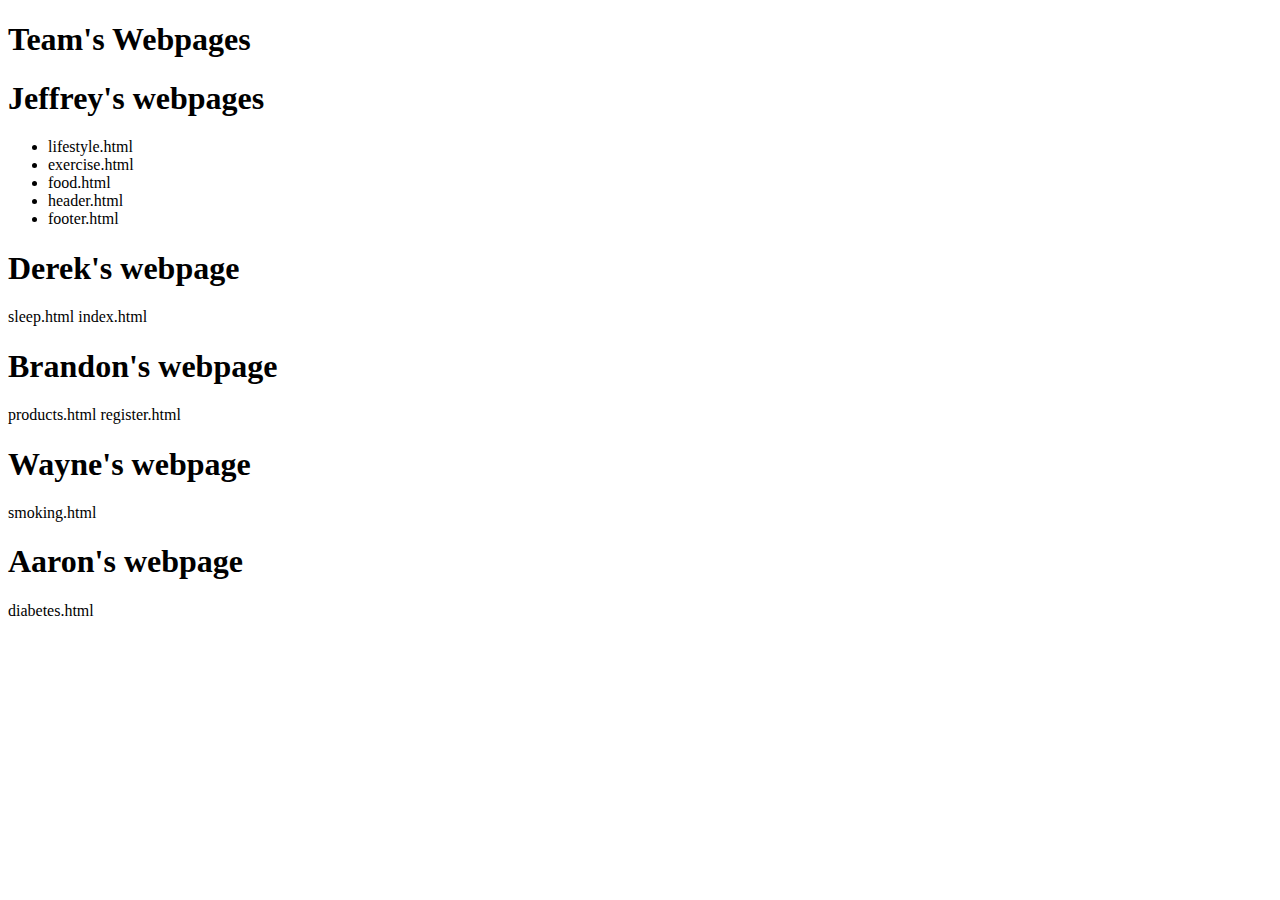
<file: credits.html>
﻿<!DOCTYPE html>

<html lang="en" xmlns="http://www.w3.org/1999/xhtml">
<head>
    <meta charset="utf-8" />
    <title>Credits</title>
    <script src="https://www.w3schools.com/lib/w3.js"></script>
</head>
<body>
    <!--sorry time constraints-->
    <div w3-include-html="header.html"></div>
    <h1>Team's Webpages</h1>

    <h1>Jeffrey's webpages</h1>
    <ul>
        <li>lifestyle.html</li>
        <li>exercise.html</li>
        <li>food.html</li>
        <li>header.html</li>
        <li>footer.html</li>
    </ul>
    <h1>Derek's webpage</h1>
    sleep.html
    index.html

    <h1>Brandon's webpage</h1>
    products.html
    register.html
    <h1>Wayne's webpage</h1>
    smoking.html

    <h1>Aaron's webpage</h1>
    diabetes.html


    <div w3-include-html="footer.html"></div>
    <script>
        w3.includeHTML();
    </script>
    <script src="js/popup-form-jeffrey.js"></script>
</body>
</html>
</file>
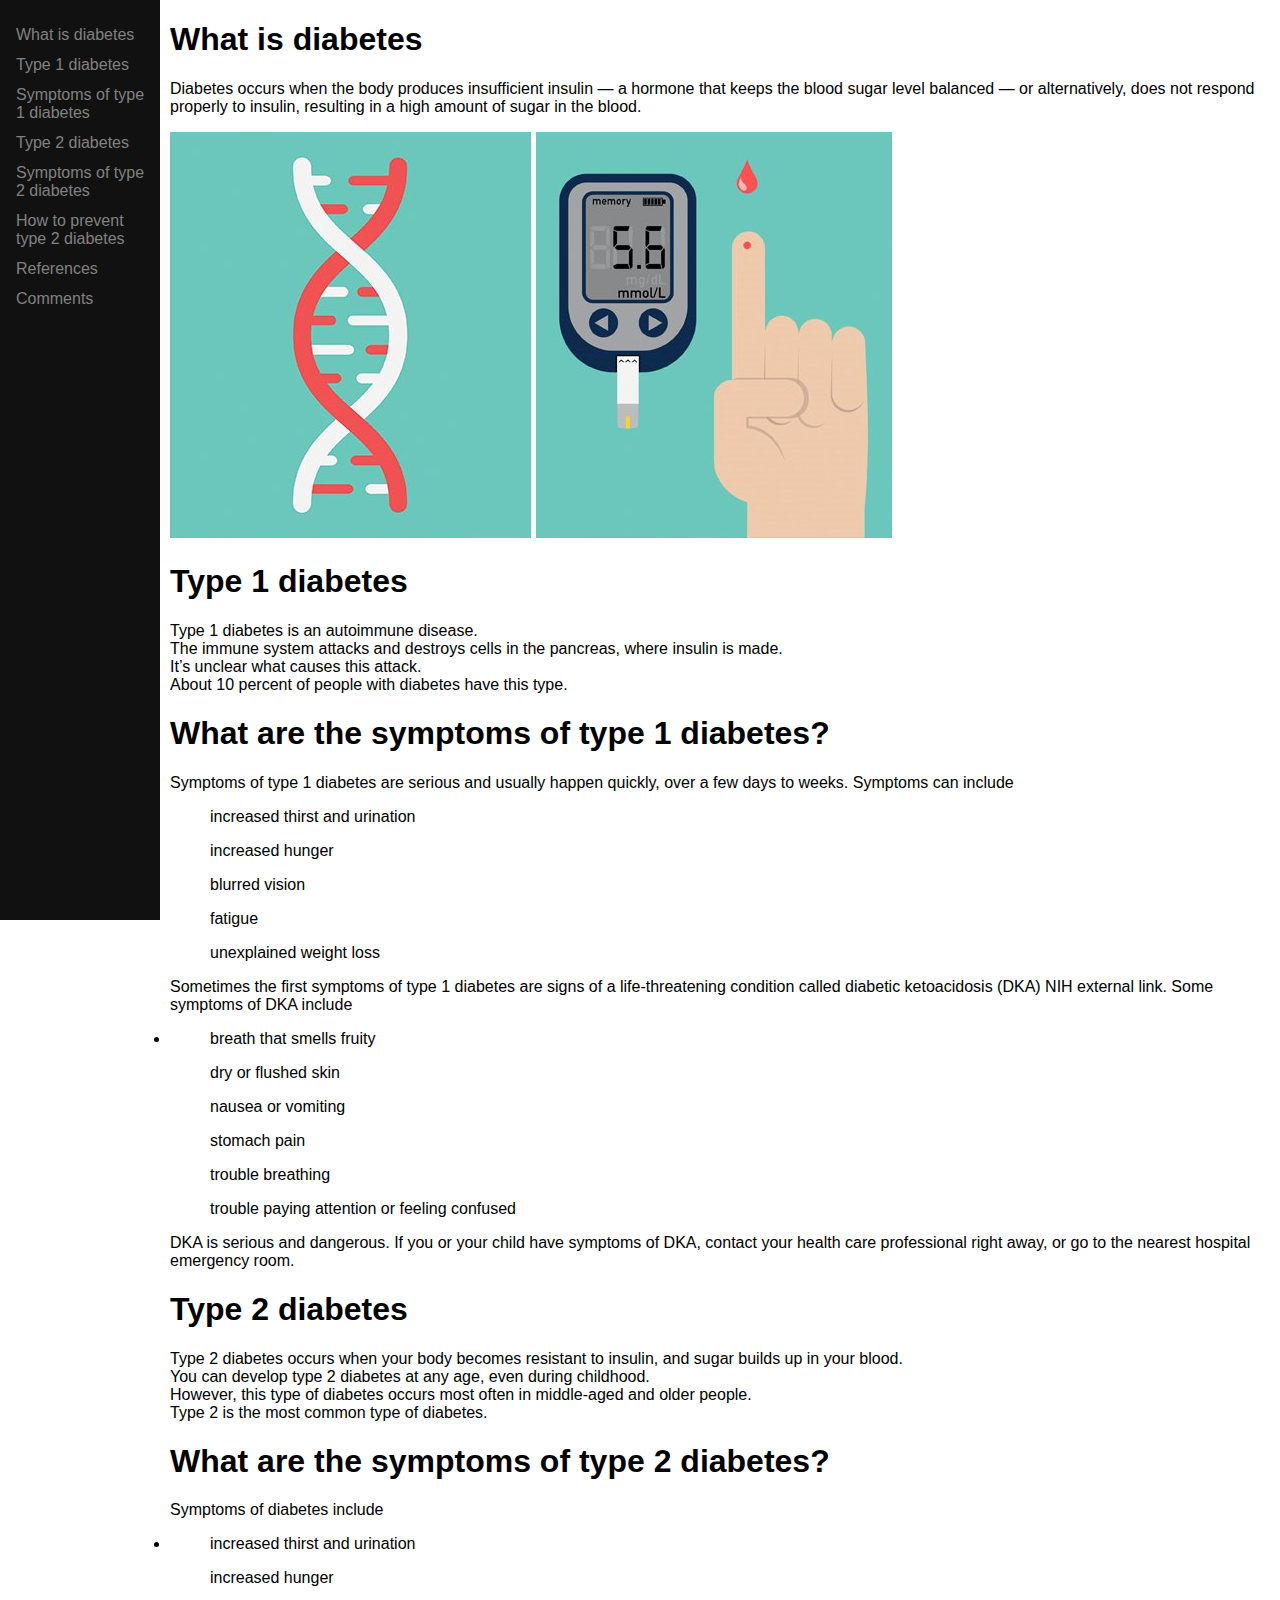
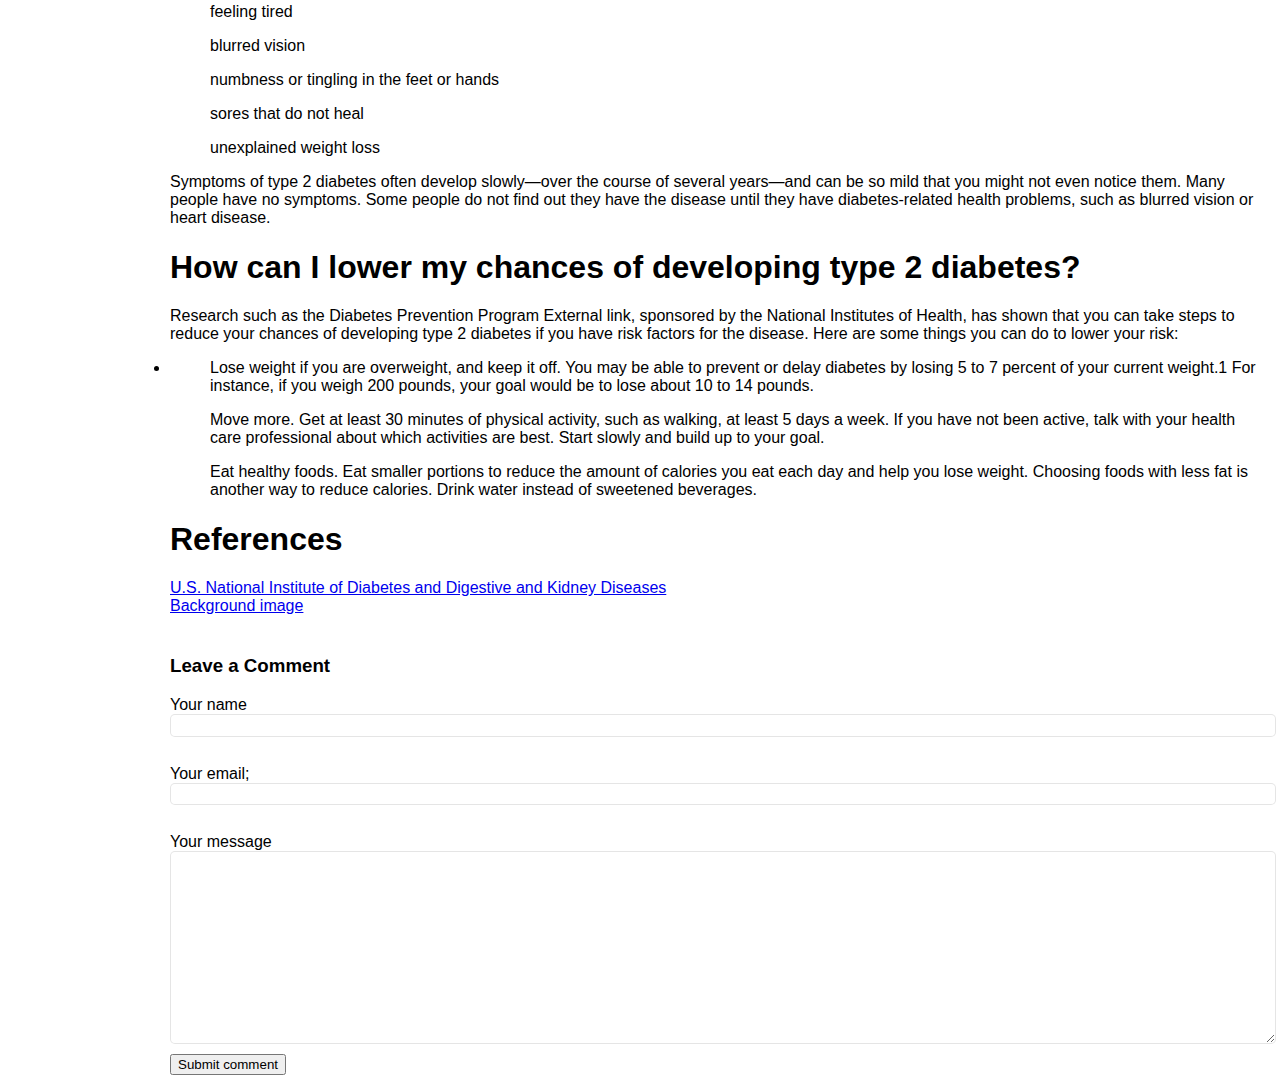
<file: Diabetes.html>
﻿<!DOCTYPE html>

<html lang="en" xmlns="http://www.w3.org/1999/xhtml">
<head>
    <meta author="Aaron Choo" />
    <meta charset="utf-8" />
    <title>Diabetes</title>
    <link rel="stylesheet" href="css/styles.css" />
    <script src="js/header.js" defer></script>
    <link rel="stylesheet" href="css/header.css" />
    <!-- To Do: Reference to the JavaScript library for including a HTML page -->
    <script src="https://www.w3schools.com/lib/w3.js"></script>
</head>
<body>
    <script src="js/comment.js"></script>
    <!-- Create a full width Bootstrap container-->
    <div class="container-fluid">
        <!-- To Do: Include the header section -->
        <div w3-include-html="header.html"></div>

        <script>
            // If user clicks anywhere outside of the modal, Modal will close

            var modal = document.getElementById('modal-wrapper');
            window.onclick = function (event) {
                if (event.target == modal) {
                    modal.style.display = "none";
                }
            }
        </script>

        <!--Side navigation-->
        <div class="sidenav">
            <a href="#what is diabetes">What is diabetes</a>
            <a href="#type 1 diabetes">Type 1 diabetes</a>
            <a href="#type 1 diabetes symptoms">Symptoms of type 1 diabetes</a>
            <a href="#type 2 diabetes">Type 2 diabetes</a>
            <a href="#type 2 diabetes symptoms">Symptoms of type 2 diabetes</a>
            <a href="#prevention of type 2 diabetes">How to prevent type 2 diabetes</a>
            <a href="#References">References</a>
            <a href="#respond">Comments</a>
        </div>

        <div class="main">
            <section id="what is diabetes">
                <h1>What is diabetes</h1>
                <p>
                    Diabetes occurs when the body produces insufficient insulin
                    — a hormone that keeps the blood sugar level balanced
                    — or alternatively, does not respond properly to insulin,
                    resulting in a high amount of sugar in the blood.
                </p>
                <img src="images/diabetes.jpg" />
            </section>

            <section id="type 1 diabetes">
                <h1>Type 1 diabetes</h1>
                <p>
                    Type 1 diabetes is an autoimmune disease.<br>
                    The immune system attacks and destroys cells in the pancreas, where insulin is made. <br>
                    It’s unclear what causes this attack. <br>
                    About 10 percent of people with diabetes have this type.<br>
                </p>
            </section>

            <section id="type 1 diabetes symptoms">
                <h1>What are the symptoms of type 1 diabetes?</h1>
                <p>
                    Symptoms of type 1 diabetes are serious and usually happen quickly, over a few days to weeks. Symptoms can include
                </p>
                <li>
                    <ul>increased thirst and urination</ul>
                    <ul>increased hunger</ul>
                    <ul>blurred vision</ul>
                    <ul>fatigue</ul>
                    <ul>unexplained weight loss</ul>
                </li>
                Sometimes the first symptoms of type 1 diabetes are signs of a life-threatening condition called diabetic ketoacidosis (DKA) NIH external link. Some symptoms of DKA include
                <li>
                    <ul>breath that smells fruity</ul>
                    <ul>dry or flushed skin</ul>
                    <ul>nausea or vomiting</ul>
                    <ul>stomach pain</ul>
                    <ul>trouble breathing</ul>
                    <ul>trouble paying attention or feeling confused</ul>
                    DKA is serious and dangerous. If you or your child have symptoms of DKA, contact your health care professional right away, or go to the nearest hospital emergency room.
                </li>
            </section>

            <section id="type 2 diabetes">
                <h1>Type 2 diabetes</h1>
                <p>
                    Type 2 diabetes occurs when your body becomes resistant to insulin, and sugar builds up in your blood.<br>
                    You can develop type 2 diabetes at any age, even during childhood.<br>
                    However, this type of diabetes occurs most often in middle-aged and older people.<br>
                    Type 2 is the most common type of diabetes.
                </p>
            </section>

            <section id="type 2 diabetes symptoms">
                <h1>What are the symptoms of type 2 diabetes?</h1>

                Symptoms of diabetes include
                <li>
                    <ul>increased thirst and urination</ul>
                    <ul>increased hunger</ul>
                    <ul>feeling tired</ul>
                    <ul>blurred vision</ul>
                    <ul>numbness or tingling in the feet or hands</ul>
                    <ul>sores that do not heal</ul>
                    <ul>unexplained weight loss</ul>
                    Symptoms of type 2 diabetes often develop slowly—over the course of several years—and can be so mild that you might not even notice them. Many people have no symptoms. Some people do not find out they have the disease until they have diabetes-related health problems, such as blurred vision or heart disease.
                </li>

            </section>

            <section id="prevention of type 2 diabetes">
                <h1>How can I lower my chances of developing type 2 diabetes?</h1>
                Research such as the Diabetes Prevention Program External link, sponsored by the National Institutes of Health, has shown that you can take steps to reduce your chances of developing type 2 diabetes if you have risk factors for the disease. Here are some things you can do to lower your risk:
                <li>
                    <ul>Lose weight if you are overweight, and keep it off. You may be able to prevent or delay diabetes by losing 5 to 7 percent of your current weight.1 For instance, if you weigh 200 pounds, your goal would be to lose about 10 to 14 pounds.</ul>
                    <ul>Move more. Get at least 30 minutes of physical activity, such as walking, at least 5 days a week. If you have not been active, talk with your health care professional about which activities are best. Start slowly and build up to your goal.</ul>
                    <ul>Eat healthy foods. Eat smaller portions to reduce the amount of calories you eat each day and help you lose weight. Choosing foods with less fat is another way to reduce calories. Drink water instead of sweetened beverages.</ul>
                </li>
            </section>

            <section id="References">
                <h1>References</h1>
                <a href="https://www.niddk.nih.gov/health-information/diabetes/overview">U.S. National Institute of Diabetes and Digestive and Kidney Diseases</a>
                <br>
                <a href="https://www.everydayhealth.com/diabetes/genetics/">Background image</a>
            </section>

            <script type="txt" src="name.js">
            </script>

            <div id="respond">

                <h3>Leave a Comment</h3>

                <form method="post" id="commentform" onclick="js/comment.js">

                    <label for="comment_author" class="required">Your name</label>
                    <input type="text" name="comment_author" id="comment_author" value="" tabindex="1" required="required">
                    <br />

                    <label for="email" class="required">Your email;</label>
                    <input type="email" name="email" id="email" value="" tabindex="2" required="required">
                    <br />

                    <label for="comment" class="required">Your message</label>
                    <textarea name="comment" id="comment" rows="10" tabindex="4" required="required"></textarea>

                    <!--comment_post_ID value hard-coded as 1-->
                    <input type="hidden" name="comment_post_ID" value="1" id="comment_post_ID" />
                    <input id="submitbutton" name="submit" type="button" value="Submit comment" onclick="test()" />

                </form>

            </div>
        </div>

        <!-- To Do: Include the footer section -->
        <div w3-include-html="footer.html"></div>
        <!-- End of Bootstrap container div -->
        <script>
            w3.includeHTML();
        </script>
    </div>

</body>
</html>
</file>
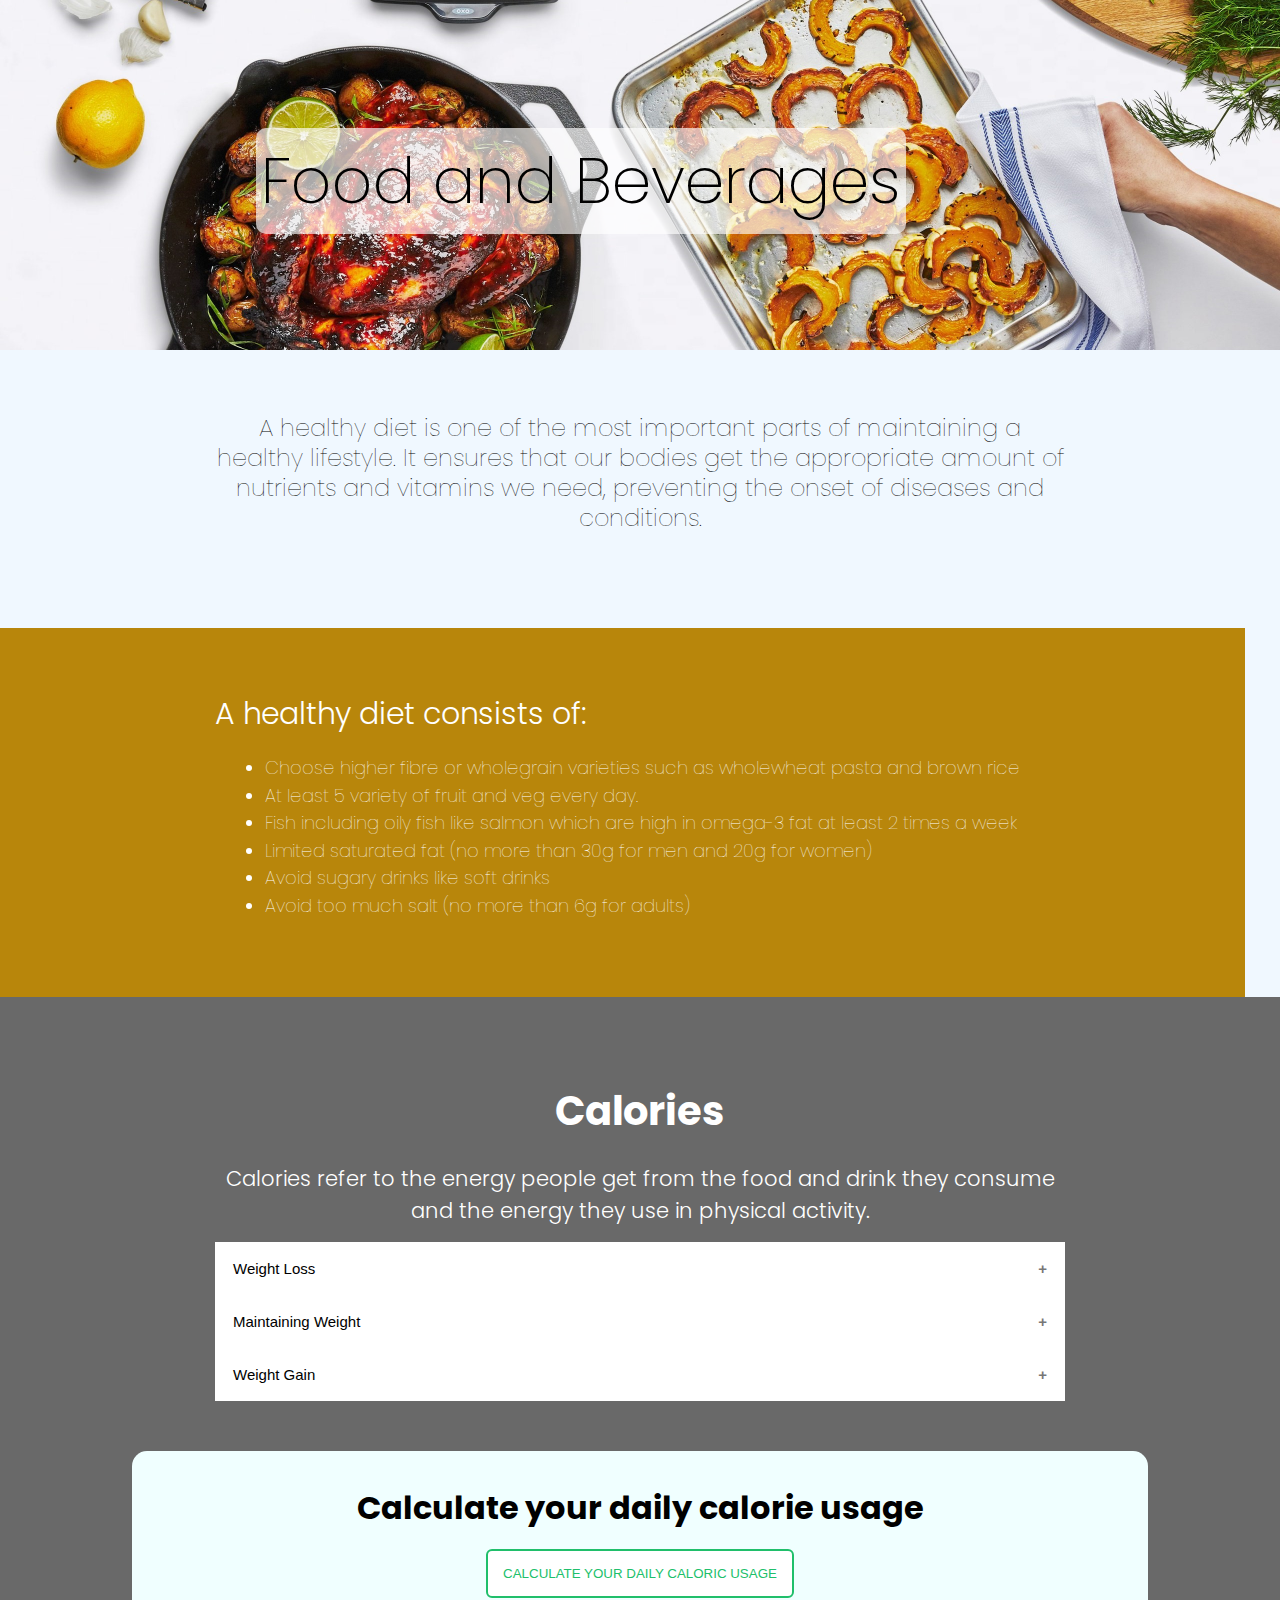
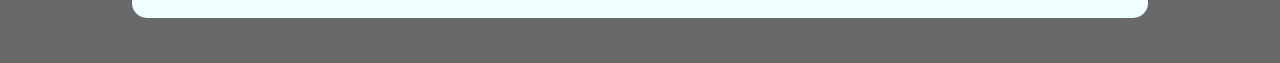
<file: food.html>
﻿<!DOCTYPE html>
<!--MADE BY JEFFREY-->
<html lang="en" xmlns="http://www.w3.org/1999/xhtml">
<head>
    <meta charset="utf-8" />
    <link rel="stylesheet" href="css/style-sheet-jeffrey.css" />
    <link href="https://fonts.googleapis.com/css?family=Poppins&display=swap" rel="stylesheet">
    <script src="https://code.jquery.com/jquery-1.12.4.min.js"></script>
    <script src="https://www.w3schools.com/lib/w3.js"></script>
    <link rel="icon" type="image/x-icon" href="images/healthyliving.jpg" />
    <title>Food & Beverage</title>
</head>
<body>
    <div w3-include-html="header.html"></div>


    <section>
        <img src="images/food1.jpg" style="height:350px;">
        <h2 id="picturetitle">Food and Beverages</h2>
    </section>

    <section class="container" style="padding-top:3em;">
        <div class="subtitle">
            <p class="one">A healthy diet is one of the most important parts of maintaining a healthy lifestyle. It ensures that our bodies get the appropriate amount of nutrients and vitamins we need, preventing the onset of diseases and conditions.</p>
        </div>
    </section>

    <section class="container2">
        <div class="subtitle">
            <div class="two">
                <h2>A healthy diet consists of:</h2>
                <ul class="content">
                    <li>
                        Choose higher fibre or wholegrain varieties such as wholewheat pasta and brown rice
                    </li>
                    <li>At least 5 variety of fruit and veg every day.</li>
                    <li>Fish including oily fish like salmon which are high in omega-3 fat at least 2 times a week</li>
                    <li>Limited saturated fat (no more than 30g for men and 20g for women)</li>
                    <li>Avoid sugary drinks like soft drinks</li>
                    <li>Avoid too much salt (no more than 6g for adults)</li>
                </ul>
            </div>
        </div>
    </section>

    <section class="container2" style="background-color:dimgrey;">
        <div class="subtitle">
            <div class="two">
                <div class="content">
                    <h1>Calories</h1>
                    <h3>
                        Calories refer to the energy people get from the food and drink they consume
                        and the energy they use in physical activity.
                    </h3>

                </div>
                <button class="accordion">Weight Loss</button>
                <div class="panel">
                    <p>In order to lose weight, you will have to consume less calories than your body use.</p>
                </div>

                <button class="accordion">Maintaining Weight</button>
                <div class="panel">
                    <p>In order to maintain your weight, you will have to consume the same amount of calories your body uses</p>
                </div>

                <button class="accordion">Weight Gain</button>
                <div class="panel">
                    <p>In order to gain weight, you will have to consume more calories than your body uses</p>
                </div>
            </div>

            <header class="box2" style="background-color:azure;">
                <h1 style="color:black">Calculate your daily calorie usage</h1>
                <button id="myBtn" class="button">Calculate your daily caloric usage</button>
                <!-- The Modal -->
                <div id="myModal" class="modal">

                    <!-- Modal content -->
                    <div class="modal-content">
                        <div class="modal-header">
                            <span class="close">&times;</span>
                            <h2>BMR (Kcal/day) Calculator</h2>
                        </div>
                        <div class="modal-body">
                            <form>
                                <label class="test">Weight: </label>
                                <input type="text" id="weight" required />
                                <br />
                                <label class="test">Height: </label>
                                <input type="text" id="height" required />
                                <br />
                                <label class="test">Age: </label>
                                <input type="number" id="age" style="width:60px;" required />
                                <br />
                                <label class="test">Size:</label>
                                <label><input type="radio" name="gender" value="male">Male</label>
                                <label><input type="radio" name="gender" value="female">Female</label>
                                <br />
                            </form>
                            <p><input type="button" class="button" value="Calculate"></p>
                            <h3 id="output" style="color:goldenrod;background-color:rgba(255,255,255,1);border-radius:10px;  "></h3>
                        </div>
                        <div class="modal-footer">
                            <h3 id="result"></h3>
                        </div>
                    </div>
                </div>
            </header>
        </div>
    </section>
    <div w3-include-html="footer.html"></div>
    <script>
        w3.includeHTML();
    </script>
    <script src="js/header.js"></script>
    <script src="js/popup-form-jeffrey.js"></script>
    <script src="js/accordion-jeffrey.js"></script>
    <script src="js/form-jeffrey.js"></script>
</body>
</html>
</file>
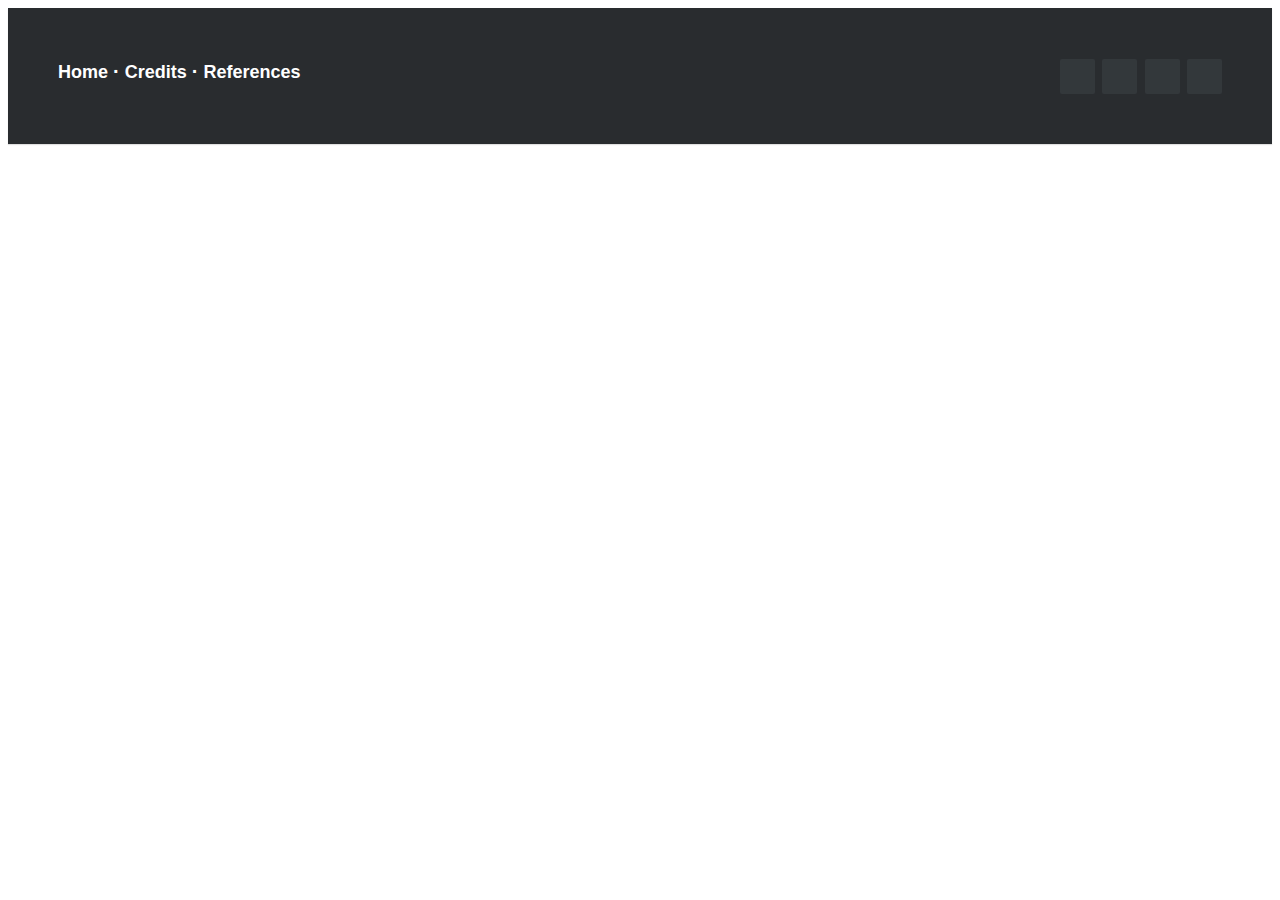
<file: footer.html>
﻿<!DOCTYPE html>

<html lang="en" xmlns="http://www.w3.org/1999/xhtml">
<head>
    <meta charset="utf-8" />
    <link rel="stylesheet" href="css/footer.css" />
    <title></title>
</head>
<body>
    <footer class="footer-distributed">

        <div class="footer-right">

            <a href="#"><i class="fa fa-facebook"></i></a>
            <a href="#"><i class="fa fa-twitter"></i></a>
            <a href="#"><i class="fa fa-linkedin"></i></a>
            <a href="#"><i class="fa fa-github"></i></a>

        </div>

        <div class="footer-left">

            <p class="footer-links">
                <a class="link-1" href="index.html">Home</a>

                <a href="credits.html">Credits</a>

                <a href="references.html">References</a>

            </p>
        </div>

    </footer>
</body>
</html>
</file>
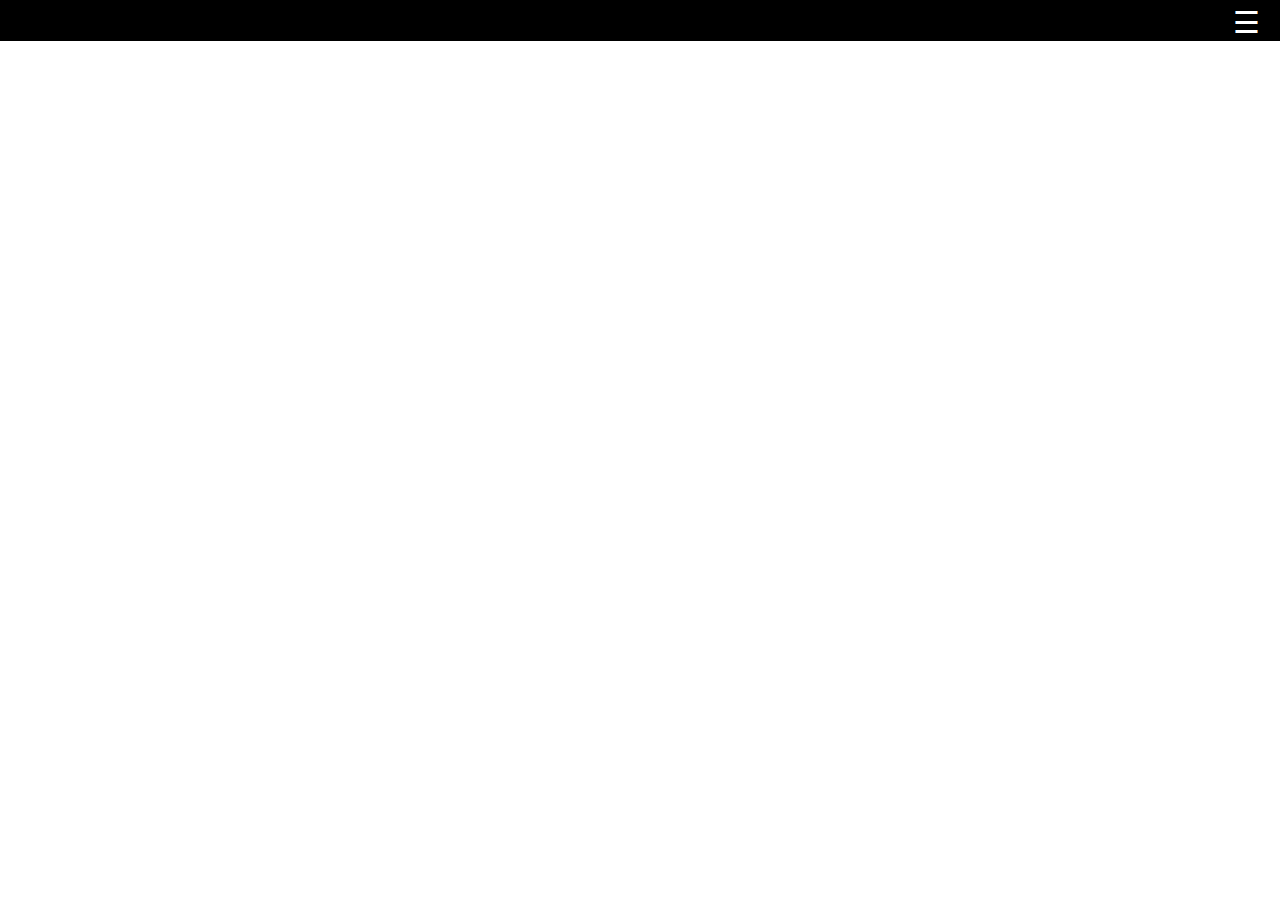
<file: header.html>
﻿<!DOCTYPE html>
<head>
    <link rel="stylesheet" href="css/header.css" />
    <meta name="viewport" content="width=device-width, initial-scale=1">
</head>
<section>
    <div id="myNav" class="overlay">
        <a href="javascript:void(0)" class="closebtn" onclick="closeNav()">&times;</a>
        <div class="overlay-content">
            <a class="link-1" href="index.html">Home</a>

            <a href="lifestyle.html">Lifestyle</a>

            <a href="food.html">Food and Beverages</a>

            <a href="exercise.html">Physical activities</a>

            <a href="sleep.html">Sleep</a>

            <a href="diabetes.html">Diabetes</a>

            <a href="smoking.html">Smoking</a>

            <a href="products.html">Products</a>

        </div>
    </div>
    <header class="contain">
        <div style="outline:1px solid black;" class="row" onclick="openNav()">&#9776;</div>
    </header>
    <script src="js/header.js"></script>
</section>
</file>
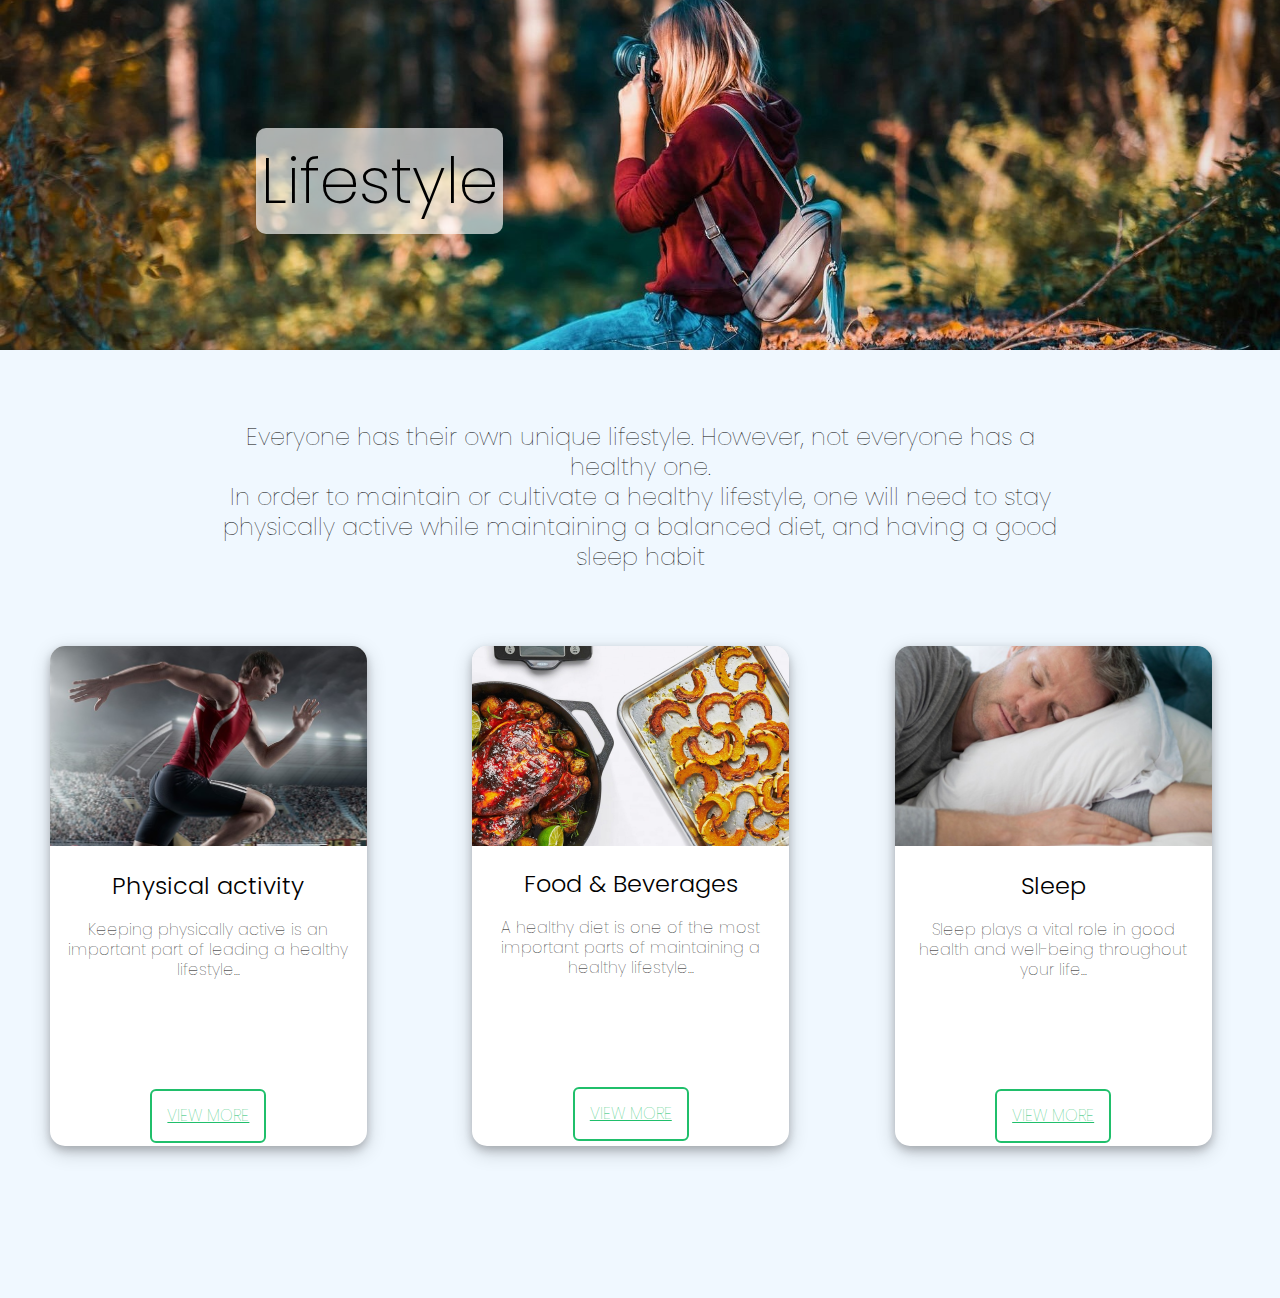
<file: lifestyle.html>
﻿<!DOCTYPE html>
<!---MADE BY JEFFREY-->
<html lang="en" xmlns="http://www.w3.org/1999/xhtml">
<head>
    <meta charset="utf-8" />
    <title>Lifestyle</title>
    <link rel="stylesheet" href="css/style-sheet-jeffrey.css" />
    <link href="https://fonts.googleapis.com/css?family=Poppins&display=swap" rel="stylesheet">
    <script src="https://www.w3schools.com/lib/w3.js"></script>
    <link rel="icon" type="image/x-icon" href="images/healthyliving.jpg" />
    <title>Lifestyle</title>
</head>
<body>
    <div w3-include-html="header.html"></div>


    <section style="height:350px;">
        <img src="images/image3.jpeg" style="width:100%">
        <h2 id="picturetitle">Lifestyle</h2>
    </section>

    <section class="container" style="padding-top:3em;padding-bottom:2em">
        <div class="content">

            <div class="one" style="text-align:center;">
                <p>Everyone has their own unique lifestyle. However, not everyone has a healthy one.<br />
                In order to maintain or cultivate a healthy lifestyle, one will need to stay
                physically active while maintaining a balanced diet, and having a good sleep habit</p>
            </div>
        </div>

        <div class="container-33">
            <article class="grid-container">
                <div style="height:200px;">
                    <a href="exercise.html"><img src="images/running(1).jpg" alt="" class="image1" /></a>
                </div>
                <div class="subtitle">
                    <h2>Physical activity</h2>
                    <p>
                        Keeping physically active is an important part of leading a healthy lifestyle...
                    </p>
                </div>
                <header class="box">
                    <div class="button_cont" align="center"><a class="button" href="exercise.html" target="" rel="nofollow noopener">View more</a></div>
                </header>
            </article>
        </div>

        <div class="container-33">
            <article class="grid-container">
                <div style="height:200px;">
                    <a href="food.html"><img src="images/food1.jpg" alt="" class="image1" /></a>
                </div>
                <div class="subtitle">
                    <h2>Food & Beverages</h2>
                    <p>
                        A healthy diet is one of the most important parts of maintaining a healthy lifestyle...
                    </p>
                </div>
                    <div class="button_cont" align="center"><a class="button" href="food.html" target="" rel="nofollow noopener">View more</a></div>

            </article>
        </div>

        <div class="container-33">
            <article class="grid-container">
                <div style="height:200px;">
                    <a href="sleep.html"><img src="images/sleeping.jpg" alt="" class="image1" /></a>
                </div>
                <div class="subtitle">
                    <h2>Sleep</h2>
                    <p>
                        Sleep plays a vital role in good health and well-being throughout your life...
                    </p>
                </div>
                <header class="box">
                    <div class="button_cont" align="center"><a class="button" href="sleep.html" target="" rel="nofollow noopener">View more</a></div>
                </header>
            </article>
        </div>
    </section>
    <section class="container">
        <br />
        <br />
        <br />
        <br />
        <br />
        <br />
    </section>
    <script>
        w3.includeHTML();
    </script>
    <div w3-include-html="footer.html"></div>
    <script src="js/header.js"></script>
</body>
</html>
</file>
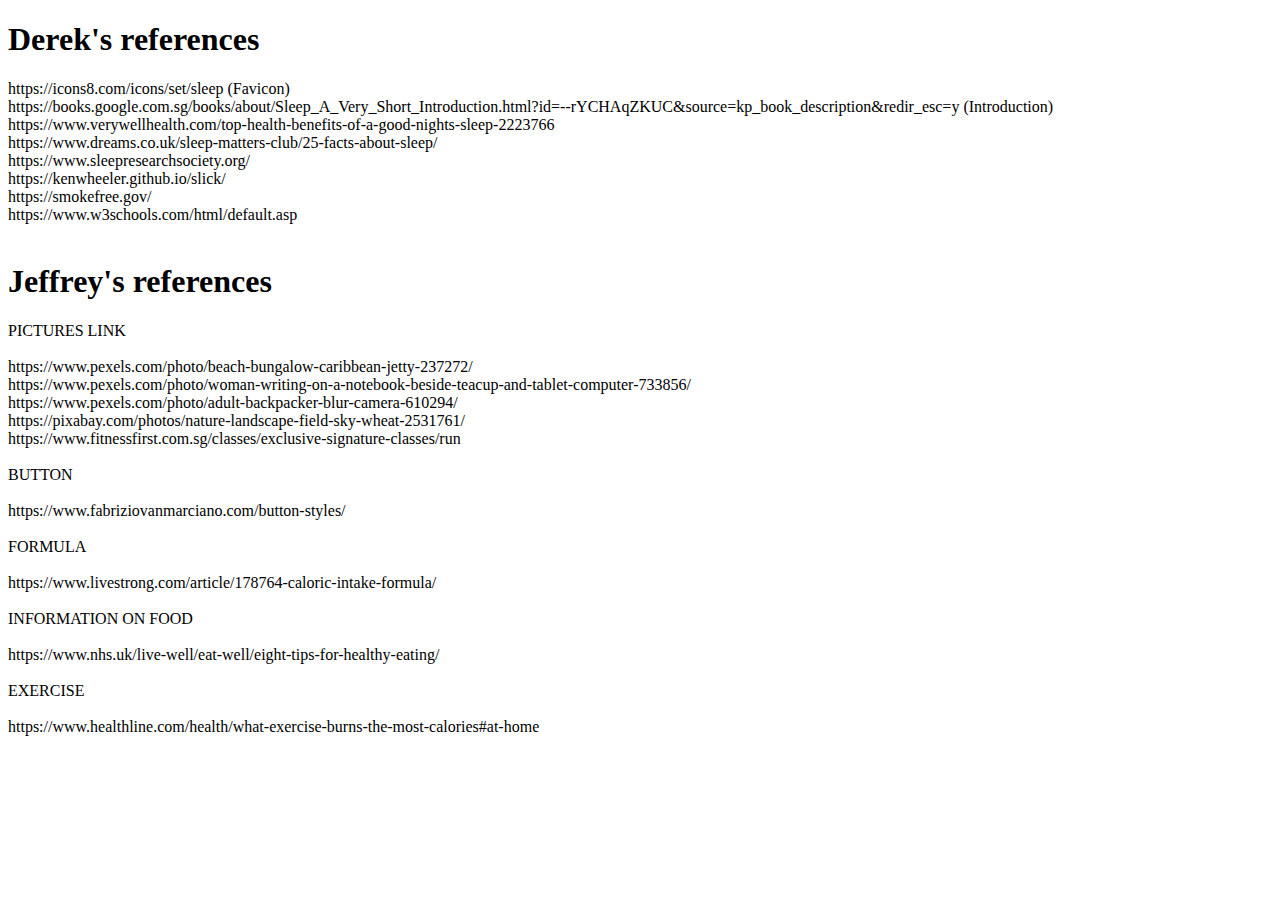
<file: references.html>
﻿<!DOCTYPE html>

<html lang="en" xmlns="http://www.w3.org/1999/xhtml">
<head>
    <meta charset="utf-8" />
    <title>References</title>
    <script src="https://www.w3schools.com/lib/w3.js"></script>
</head>
<body>
    <div w3-include-html="header.html"></div>
    <h1>Derek's references</h1>
    https://icons8.com/icons/set/sleep  (Favicon)<br />
    https://books.google.com.sg/books/about/Sleep_A_Very_Short_Introduction.html?id=--rYCHAqZKUC&source=kp_book_description&redir_esc=y
    (Introduction)<br />

    https://www.verywellhealth.com/top-health-benefits-of-a-good-nights-sleep-2223766 <br />
    https://www.dreams.co.uk/sleep-matters-club/25-facts-about-sleep/ <br />
    https://www.sleepresearchsociety.org/ <br />
    https://kenwheeler.github.io/slick/ <br />
    https://smokefree.gov/ <br />
    https://www.w3schools.com/html/default.asp <br />
    <br />

    <h1>Jeffrey's references</h1>
    PICTURES LINK<br /><br />
    https://www.pexels.com/photo/beach-bungalow-caribbean-jetty-237272/ <br />
    https://www.pexels.com/photo/woman-writing-on-a-notebook-beside-teacup-and-tablet-computer-733856/ <br />
    https://www.pexels.com/photo/adult-backpacker-blur-camera-610294/ <br />

    https://pixabay.com/photos/nature-landscape-field-sky-wheat-2531761/ <br />
    https://www.fitnessfirst.com.sg/classes/exclusive-signature-classes/run <br /><br />


    BUTTON <br /><br />
    https://www.fabriziovanmarciano.com/button-styles/ <br /><br />

    FORMULA<br /><br />
    https://www.livestrong.com/article/178764-caloric-intake-formula/ <br /><br />

    INFORMATION ON FOOD <br /><br />
    https://www.nhs.uk/live-well/eat-well/eight-tips-for-healthy-eating/ <br /><br />

    EXERCISE<br /><br />
    https://www.healthline.com/health/what-exercise-burns-the-most-calories#at-home <br /><br />
    <div w3-include-html="footer.html"></div>
    <script>
        w3.includeHTML();
    </script>
    <script src="js/popup-form-jeffrey.js"></script>
</body>
</html>
</file>
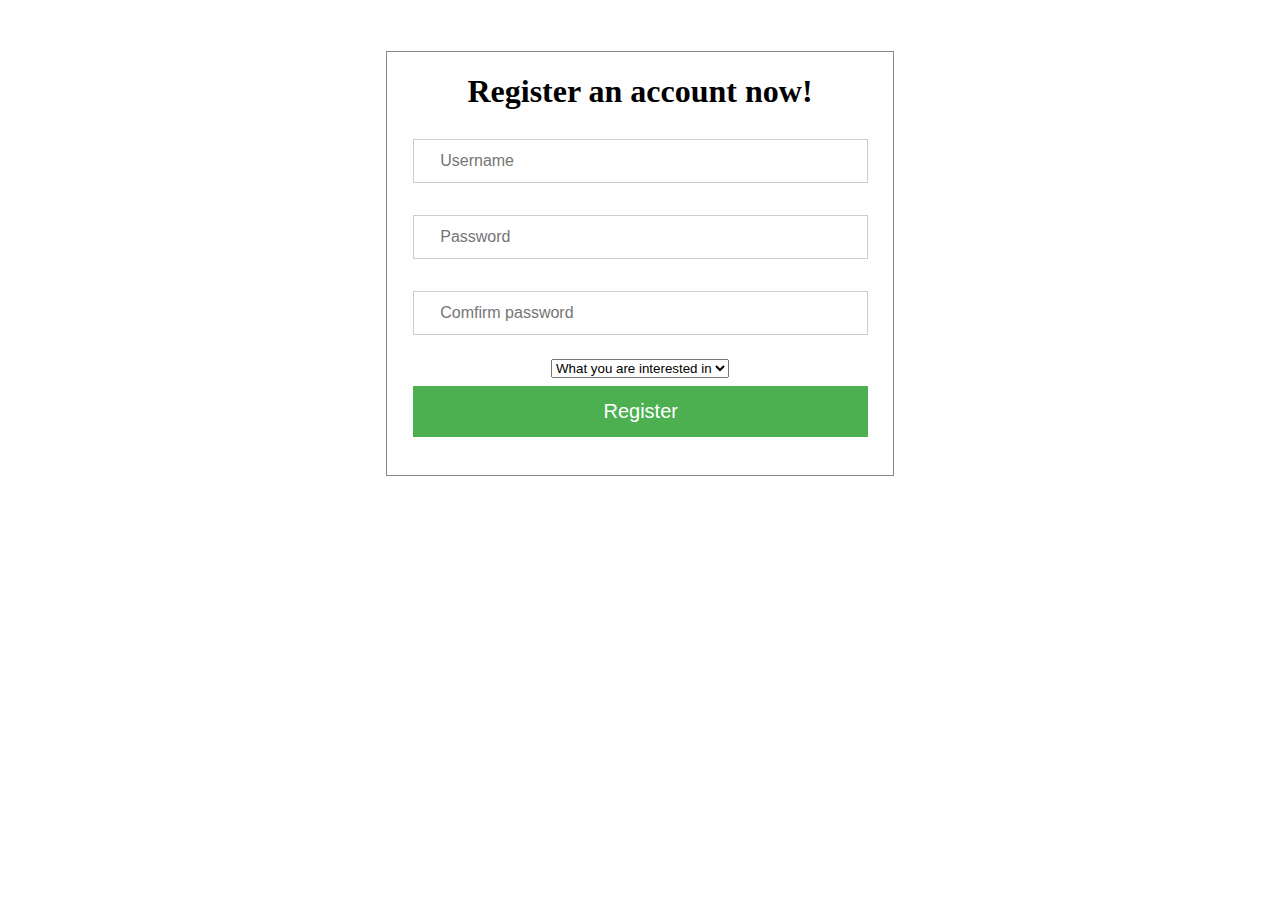
<file: register.html>
﻿<!DOCTYPE html>

<html lang="en" xmlns="http://www.w3.org/1999/xhtml">
<head>
    <meta charset="utf-8" />
    <title></title>
    <link rel="stylesheet" type="text/css" href="css/index.css">
</head>
<body>
    <form class="modal-content animate" id="register">
        <h1>
            <center>Register an account now!</center>
        </h1>
        <p>

            <input type="text" name="username" id="username" autocomplete="off" placeholder="Username" />

        </p>
        <p>

            <input type="text" name="password" id="password" autocomplete="off" placeholder="Password" />

        </p>
        <p>

            <input type="text" name="cpassword" id="cpassword" autocomplete="off" placeholder="Comfirm password" />

        </p>
        <center>
            <div class="inputselect">
                <select class="custom-select">
                    <option>What you are interested in</option>
                    <option>Exercise</option>
                    <option>Diet</option>
                    <option>Illness</option>
                    <option>Health</option>

                </select>
            </div>
        </center>

        <button type="button" onclick="register()" value="Register" id="email">Register</button>
    </form>





    <script src="js/index.js">

    </script>
</body>
</html>
</file>
<file: css/styles.css>
/* The sidebar menu */
.sidenav {
    height: 100%; /* Full-height: remove this if you want "auto" height */
    width: 160px; /* Set the width of the sidebar */
    position: fixed; /* Fixed Sidebar (stay in place on scroll) */
    z-index: 1; /* Stay on top */
    top: 0; /* Stay at the top */
    left: 0;
    background-color: #111; /* Black */
    overflow-x: hidden; /* Disable horizontal scroll */
    padding-top: 20px;
}

    /* The navigation menu links */
    .sidenav a {
        padding: 6px 8px 6px 16px;
        text-decoration: none;
        font-size: 16px;
        color: #818181;
        display: block;
    }

        /* When you mouse over the navigation links, change their color */
        .sidenav a:hover {
            color: #f1f1f1;
        }

/* Style page content */
.main {
    margin-left: 160px; /* Same as the width of the sidebar */
    padding: 0px 10px;
}

/* On smaller screens, where height is less than 450px, change the style of the sidebar (less padding and a smaller font size) */
@media screen and (max-height: 450px) {
    .sidenav {
        padding-top: 15px;
    }

        .sidenav a {
            font-size: 10px;
        }
}


#respond {
    margin-top: 40px;
}

    #respond input[type='text'],
    #respond input[type='email'],
    #respond textarea {
        margin-bottom: 10px;
        display: block;
        width: 100%;
        border: 1px solid rgba(0, 0, 0, 0.1);
        -webkit-border-radius: 5px;
        -moz-border-radius: 5px;
        -o-border-radius: 5px;
        -ms-border-radius: 5px;
        -khtml-border-radius: 5px;
        border-radius: 5px;
        line-height: 1.4em;
    }
</file>
<file: css/header.css>
﻿body {
    font-family: 'Poppins', sans-serif;
}

.overlay {
    height: 0%;
    width: 100%;
    position: fixed;
    z-index: 1;
    top: 0;
    left: 0;
    background-color: rgb(0,0,0);
    background-color: rgba(0,0,0, 0.7);
    overflow-y: hidden;
    transition: 0.5s;
}

.overlay-content {
    position: relative;
    top: 10%;
    width: 100%;
    text-align: center;
    margin-top: 30px;
}

.overlay a {
    padding: 8px;
    text-decoration: none;
    font-size: 36px;
    color: #818181;
    display: block;
    transition: 0.3s;
}

    .overlay a:hover, .overlay a:focus {
        color:white;
    }
/*#818181*/
.overlay .closebtn {
    position: absolute;
    top: 20px;
    right: 45px;
    font-size: 60px;
}

@media screen and (max-height: 450px) {
    .overlay {
        overflow-y: auto;
    }

        .overlay a {
            font-size: 20px
        }

        .overlay .closebtn {
            font-size: 40px;
            top: 15px;
            right: 35px;
        }
}

.row {
    font-size: 30px;
    cursor: pointer;
    outline: auto;
    color: white;
    text-align: right;
    padding: 5px 20px 0px 0px;
}

.contain{
    background-color:black;
}

html, body {
    margin: 0;
    padding: 0;
}
</file>
<file: css/style-sheet-jeffrey.css>
﻿html, body {
    font-family: "Poppins", sans-serif;
    font-weight: 100;
    margin: 0;
    padding: 0;
    background-color: aliceblue;
}

body {
    line-height: 1.25;
}

link {
    border-radius: 50%;
}

#picturetitle {
    position: absolute;
    margin-top: 10%;
    margin-left: 20%;
    color: black;
    font-size: 400%;
    font-weight: 200;
    border-radius: 10px;
    background-color: rgba(255, 255,255, 0.65);
    padding: 5px;
}

.button {
    color: #20bf6b !important;
    text-transform: uppercase;
    background: #ffffff;
    padding: 15px;
    border: 2px solid #20bf6b !important;
    border-radius: 6px;
    display: inline-block;
    transition: all 0.3s ease 0s;
}

    .button:hover {
        color: #494949 !important;
        border-radius: 50px;
        border-color: #494949 !important;
        transition: all 0.3s ease 0s;
    }


.accordion {
    background-color: white;
    color: black;
    cursor: pointer;
    padding: 18px;
    width: 100%;
    border: none;
    text-align: left;
    outline: none;
    font-size: 15px;
    transition: 0.4s;
}

    .active, .accordion:hover {
        background-color: #ccc;
    }

    .accordion:after {
        content: '\002B';
        color: #777;
        font-weight: bold;
        float: right;
        margin-left: 5px;
    }

.active:after {
    content: "\2212";
}

.panel {
    padding: 0 18px;
    background-color: black;
    max-height: 0;
    overflow: hidden;
    transition: max-height 0.2s ease-out;
}

h2, h3 {
    font-weight: 300;
    line-height: 1.5;
    margin: 0 0 1rem 0;
}

img {
    display: inline-block;
    float: left;
    width: 100%;
    height: 100%;
    object-fit: cover;
    position: center;
}

.image1 {
    border-top-left-radius: 15px;
    border-top-right-radius: 15px;
}


.item1 {
    grid-area: header;
}

.item2 {
    grid-area: menu;
}

.item3 {
    grid-area: main;
}

.grid-container {
    display: grid;
    grid-template-areas: 'header' 'menu' 'main';
    float: left;
    width: 75%;
    height: 500px;
    margin-left: 50px;
    background-color: white;
    border-radius: 15px;
    box-shadow: 0 4px 8px 0 rgba(0, 0, 0, 0.2), 0 6px 20px 0 rgba(0, 0, 0, 0.19);
    transition: transform .2s;
}

    .grid-container:hover {
        -ms-transform: scale(1.15); /* IE 9 */
        -webkit-transform: scale(1.15); /* Safari 3-8 */
        transform: scale(1.15);
    }

.subtitle {
    text-align: center;
    width: auto;
    height: 200px;
    margin: 5px 5px 5px 5px;
    display: inline-block;
    padding: 10px;
}

.subtext {
    font-size: large;
}

.box {
    text-align: left;
    height: 50px;
    display: inline-block;
}

.box2 {
    text-align: center;
    padding: 100px 225px 20px 225px;
    display: inline-block;
    padding-top: 15px;
    background-color: lightgoldenrodyellow;
    border-radius: 15px;
}

.box3 {
    text-align: center;
    padding: 100px 225px 20px 225px;
    display: inline-block;
    padding-top: 15px;
    background-color: lightgoldenrodyellow;
    border-radius: 15px;
}

.content {
    text-align: left;
    width: auto;
    max-height: inherit;
    margin: 0px 5px 0px 5px;
    display: inline-block;
}

    .content > h1 {
        font-size: 40px;
        text-align: center;
    }

    .content > h3 {
        text-align: center;
    }

.one {
    margin: 0px 200px 50px 200px;
    font-size: x-large;
    display: inline-block;
}

.two {
    margin: 0px 200px 50px 200px;
    font-size: large;
    display: inline-block;
    width: auto;
    text-align: left;
}

    .two > h2 {
        font-size: 30px;
    }


.three {
    margin: 0px 200px 50px 200px;
    font-size: large;
    display: inline-block;
    width: auto;
    text-align: left;
}

    .three > h2 {
        font-size: 30px;
    }


.container {
    margin-left: auto;
    margin-right: auto;
    display: inline-block;
}

.container-33 {
    margin-left: auto;
    margin-right: auto;
    width: 33%;
    float: left;
    display: inline-block;
}

.container-100 {
    margin-left: auto;
    margin-right: auto;
    width: 100%;
    display: inline-block;
}

.headercontainer {
    width: 100%;
    display: inline-block;
    text-align: right;
    background-color: black;
}

.container2 {
    margin-left: auto;
    margin-right: auto;
    display: inline-block;
    background-color: darkgoldenrod;
    color: white;
    padding-top: 3em;
    padding-bottom: 5em;
}

li {
    margin: 5px;
}



.modal {
    display: none; /* Hidden by default */
    position: fixed; /* Stay in place */
    z-index: 1; /* Sit on top */
    padding-top: 100px; /* Location of the box */
    left: 0;
    top: 0;
    width: 60%; /* Full width */
    height: 100%; /* Full height */
    overflow: auto; /* Enable scroll if needed */
    background-color: rgb(0,0,0); /* Fallback color */
    background-color: rgba(0,0,0,0.4); /* Black w/ opacity */
    border-radius: 5px;
    padding-left: 20%;
    padding-right: 20%;
}
/* Modal Content */
.modal-content {
    position: relative;
    background-color: rgba(255,255,255,0.4);
    margin: auto;
    padding: 0;
    border: 1px solid #888;
    width: 60%;
    box-shadow: 0 4px 8px 0 rgba(0,0,0,0.2),0 6px 20px 0 rgba(0,0,0,0.19);
    -webkit-animation-name: animatetop;
    -webkit-animation-duration: 0.4s;
    animation-name: animatetop;
    animation-duration: 0.3s;
    border-radius: 15px;
}

/* Add Animation */
@-webkit-keyframes animatetop {
    from {
        top: -300px;
        opacity: 0
    }

    to {
        top: 0;
        opacity: 1
    }
}

@keyframes animatetop {
    from {
        top: -300px;
        opacity: 0
    }

    to {
        top: 0;
        opacity: 1
    }
}

/* The Close Button */
.close {
    color: white;
    float: right;
    font-size: 28px;
    font-weight: bold;
}

    .close:hover,
    .close:focus {
        color: #000;
        text-decoration: none;
        cursor: pointer;
    }

.modal-header {
    padding: 2px 16px;
    background-color: black;
    color: white;
    border-top-left-radius: inherit;
    border-top-right-radius: inherit;
    opacity: 0.8;
}

.modal-body {
    padding-left: 0px;
    padding: 40px;
    background-color: rgba(255,255,255,0.8)
}

.modal-footer {
    height: 50px;
    border-bottom-left-radius: inherit;
    border-bottom-right-radius: inherit;
    padding: 2px 16px;
    background-color: black;
    color: black;
    opacity: 0.8;
}

form {
    width: auto;
    color: black;
    display: inline-block;
    text-align: left;
    height: auto;
}

    form > label {
        display: inline-block;
        width: 80px;
        margin-top: 10px;
    }

table {
    margin-left: auto;
    margin-right: auto;
    width: inherit;
}

table, th, td {
    border-collapse: collapse;
    font-size: 24px;
    text-align: center;
}

.align-center {
    margin-left: 20%;
    margin-right: 20%;
    width: 60%;
    padding: 20px;
}

.bigtext {
    font-size: 300%;
    text-align: center;
}

table {
    font-family: arial, sans-serif;
    border-collapse: collapse;
    outline: auto;
}

td, th {
    border: 1px solid #dddddd;
    text-align: left;
    padding: 8px;
}

tr:nth-child(even) {
    background-color: #dddddd;
}
</file>
<file: css/footer.css>
﻿.footer-distributed {
    background-color: #292c2f;
    box-shadow: 0 1px 1px 0 rgba(0, 0, 0, 0.12);
    box-sizing: border-box;
    width: 100%;
    text-align: left;
    font: normal 16px sans-serif;
    padding: 45px 50px;
}

    .footer-distributed .footer-left p {
        color: #8f9296;
        font-size: 14px;
        margin: 0;
    }
    /* Footer links */

    .footer-distributed p.footer-links {
        font-size: 18px;
        font-weight: bold;
        color: #ffffff;
        margin: 0 0 10px;
        padding: 0;
        transition: ease .25s;
    }

        .footer-distributed p.footer-links a {
            display: inline-block;
            line-height: 1.8;
            text-decoration: none;
            color: inherit;
            transition: ease .25s;
        }

    .footer-distributed .footer-links a:before {
        content: "·";
        font-size: 20px;
        left: 0;
        color: #fff;
        display: inline-block;
        padding-right: 5px;
    }

    .footer-distributed .footer-links .link-1:before {
        content: none;
    }

    .footer-distributed .footer-right {
        float: right;
        margin-top: 6px;
        max-width: 180px;
    }

        .footer-distributed .footer-right a {
            display: inline-block;
            width: 35px;
            height: 35px;
            background-color: #33383b;
            border-radius: 2px;
            font-size: 20px;
            color: #ffffff;
            text-align: center;
            line-height: 35px;
            margin-left: 3px;
            transition: all .25s;
        }

            .footer-distributed .footer-right a:hover {
                transform: scale(1.1);
                -webkit-transform: scale(1.1);
            }

    .footer-distributed p.footer-links a:hover {
        text-decoration: underline;
    }

/* Media Queries */

@media (max-width: 600px) {
    .footer-distributed .footer-left, .footer-distributed .footer-right {
        text-align: center;
    }

    .footer-distributed .footer-right {
        float: none;
        margin: 0 auto 20px;
    }

    .footer-distributed .footer-left p.footer-links {
        line-height: 1.8;
    }
}
</file>
<file: css/index.css>
﻿.slideshow{
    background-color: antiquewhite;
    height: 500px;

}


/*Dream Link*/
.dream {
    text-decoration: none;
    background-color: orange;
    color: white;
    margin-top: 50px;
    padding: 20px;
    width: 100px;
    border-radius: 25%;
    font-weight: 700;
}

/*Quote*/
.introduction {
    text-align: center;
    width: 800px;
    padding-top: 40px;
    margin: auto;
}


/*Video*/
.video {
    width: 55%;
    margin-left: 290px;
    padding-top:10px;
    padding-bottom: 2px;

}

/*Icons*/
.icons{
    width: 90px;
    height: 90px;
}

/*Loginform*/
input[type=text], input[type=password] {
    width: 90%;
    padding: 12px 26px;
    margin: 8px 26px;
    display: inline-block;
    border: 1px solid #ccc;
    box-sizing: border-box;
    font-size: 16px;
}

button {
    background-color: #4CAF50;
    color: white;
    padding: 14px 20px;
    margin: 8px 26px;
    border: none;
    cursor: pointer;
    width: 90%;
    font-size: 20px;
}

    button:hover {
        opacity: 0.8;
    }
/* Center the image and position the close button */
.imglogin {
    text-align: center;
    margin: 24px 0 12px 0;
    position: relative;
}

.avatar {
    width: 200px;
    height: 200px;
    border-radius: 50%;
}

/* The Modal (background) */
.modal {
    display: none;
    position: fixed;
    z-index: 1;
    left: 0;
    top: 0;
    width: 100%;
    height: 100%;
    overflow: auto;
    background-color: rgba(0,0,0,0.4);
}

/* Modal Content Box */
.modal-content {
    background-color: #fefefe;
    margin: 4% auto 15% auto;
    border: 1px solid #888;
    width: 40%;
    padding-bottom: 30px;
}

/* The Close Button (x) */
.close {
    position: absolute;
    right: 25px;
    top: 0;
    color: #000;
    font-size: 35px;
    font-weight: bold;
}

    .close:hover, .close:focus {
        color: red;
        cursor: pointer;
    }

/* Add Zoom Animation */
.animate {
    animation: zoom 0.6s
}

@keyframes zoom {
    from {
        transform: scale(0)
    }

    to {
        transform: scale(1)
    }
}
</file>
